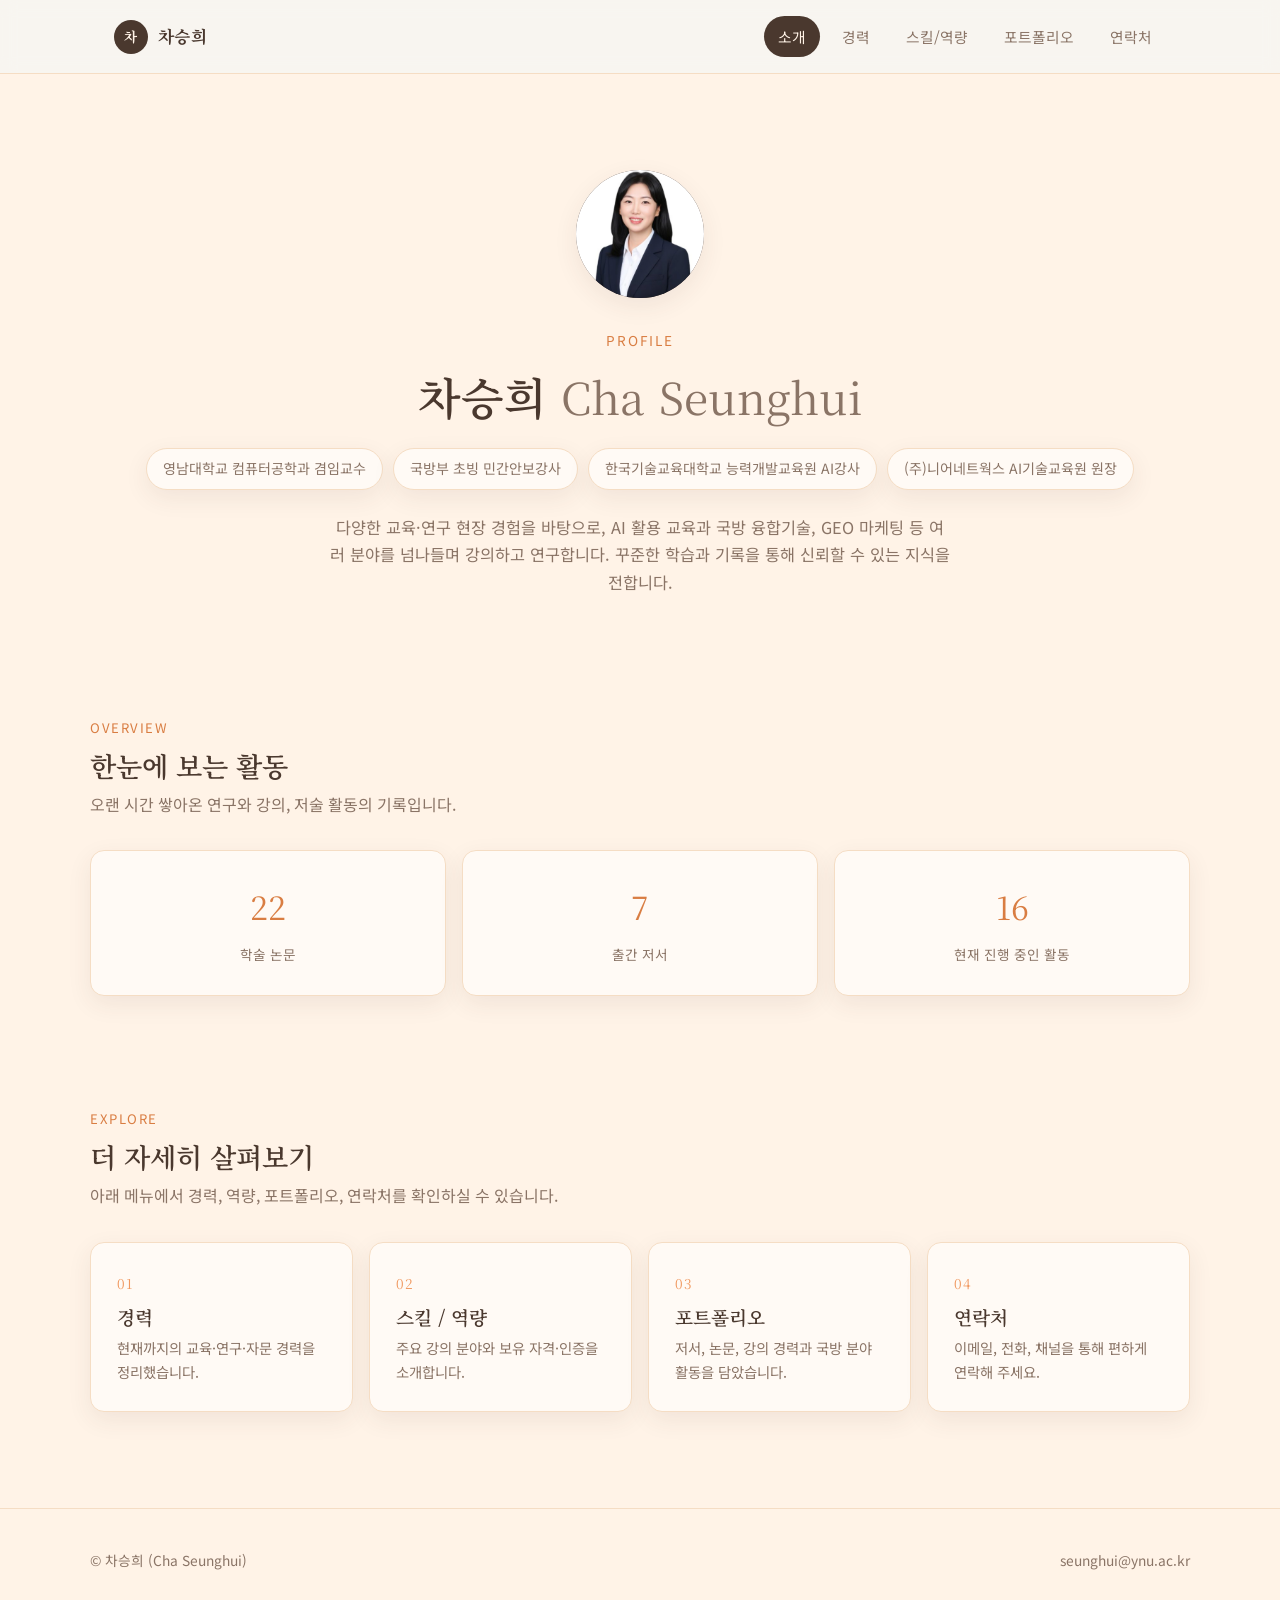
<file: index.html>
<!doctype html>
<html lang="ko">
<head>
<meta charset="UTF-8">
<meta name="viewport" content="width=device-width, initial-scale=1.0">
<title>차승희 | 소개</title>
<link rel="preconnect" href="https://fonts.googleapis.com">
<link rel="preconnect" href="https://fonts.gstatic.com" crossorigin>
<link href="https://fonts.googleapis.com/css2?family=Noto+Sans+KR:wght@400;500;700&family=Noto+Serif+KR:wght@500;600;700&display=swap" rel="stylesheet">
<link rel="stylesheet" href="css/style.css">
</head>
<body>

<header class="site-header">
  <nav class="nav">
    <a href="index.html" class="nav-brand"><span class="mono">차</span> 차승희</a>
    <button class="nav-toggle" aria-label="메뉴 열기">
      <span></span><span></span><span></span>
    </button>
    <ul class="nav-links">
      <li><a href="index.html" class="active">소개</a></li>
      <li><a href="career.html">경력</a></li>
      <li><a href="skills.html">스킬/역량</a></li>
      <li><a href="portfolio.html">포트폴리오</a></li>
      <li><a href="contact.html">연락처</a></li>
    </ul>
  </nav>
</header>

<section class="hero">
  <div class="avatar"><img src="프로필사진.jpg" alt="차승희"></div>
  <span class="eyebrow">Profile</span>
  <h1>차승희 <span style="font-weight:400; color:var(--ink-soft);">Cha Seunghui</span></h1>
  <div class="titles">
    <span>영남대학교 컴퓨터공학과 겸임교수</span>
    <span>국방부 초빙 민간안보강사</span>
    <span>한국기술교육대학교 능력개발교육원 AI강사</span>
    <span>(주)니어네트웍스 AI기술교육원 원장</span>
  </div>
  <p class="lead">
    다양한 교육·연구 현장 경험을 바탕으로, AI 활용 교육과 국방 융합기술, GEO 마케팅 등
    여러 분야를 넘나들며 강의하고 연구합니다. 꾸준한 학습과 기록을 통해 신뢰할 수 있는 지식을 전합니다.
  </p>
</section>

<section>
  <div class="section-head fade-up">
    <span class="kicker">Overview</span>
    <h2>한눈에 보는 활동</h2>
    <p>오랜 시간 쌓아온 연구와 강의, 저술 활동의 기록입니다.</p>
  </div>
  <div class="stats fade-up">
    <div class="stat">
      <span class="num">22</span>
      <span class="label">학술 논문</span>
    </div>
    <div class="stat">
      <span class="num">7</span>
      <span class="label">출간 저서</span>
    </div>
    <div class="stat">
      <span class="num">16</span>
      <span class="label">현재 진행 중인 활동</span>
    </div>
  </div>
</section>

<section>
  <div class="section-head fade-up">
    <span class="kicker">Explore</span>
    <h2>더 자세히 살펴보기</h2>
    <p>아래 메뉴에서 경력, 역량, 포트폴리오, 연락처를 확인하실 수 있습니다.</p>
  </div>
  <div class="cta-grid fade-up">
    <a href="career.html" class="cta-card">
      <span class="num">01</span>
      <h3>경력</h3>
      <p>현재까지의 교육·연구·자문 경력을 정리했습니다.</p>
    </a>
    <a href="skills.html" class="cta-card">
      <span class="num">02</span>
      <h3>스킬 / 역량</h3>
      <p>주요 강의 분야와 보유 자격·인증을 소개합니다.</p>
    </a>
    <a href="portfolio.html" class="cta-card">
      <span class="num">03</span>
      <h3>포트폴리오</h3>
      <p>저서, 논문, 강의 경력과 국방 분야 활동을 담았습니다.</p>
    </a>
    <a href="contact.html" class="cta-card">
      <span class="num">04</span>
      <h3>연락처</h3>
      <p>이메일, 전화, 채널을 통해 편하게 연락해 주세요.</p>
    </a>
  </div>
</section>

<footer class="site-footer">
  <div class="footer-inner">
    <span>&copy; 차승희 (Cha Seunghui)</span>
    <a href="mailto:seunghui@ynu.ac.kr">seunghui@ynu.ac.kr</a>
  </div>
</footer>

<script src="js/main.js"></script>
</body>
</html>
</file>
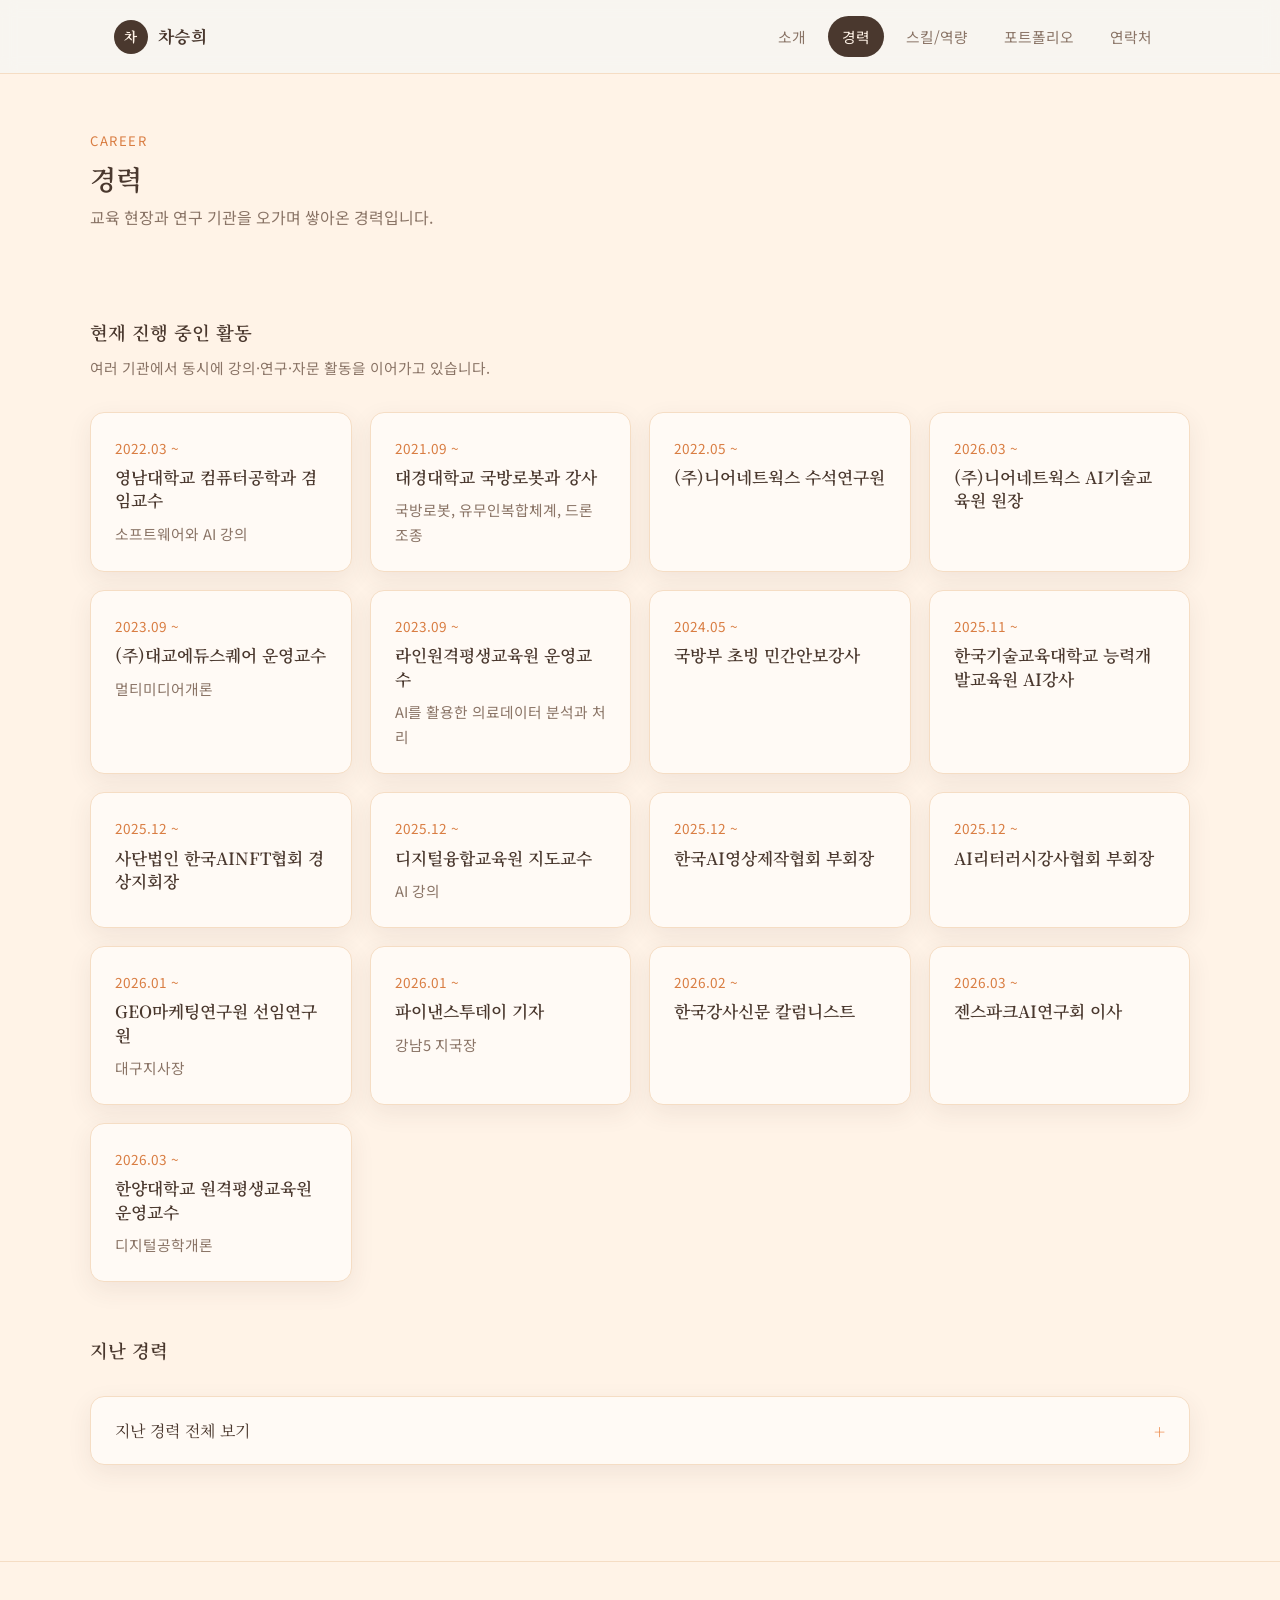
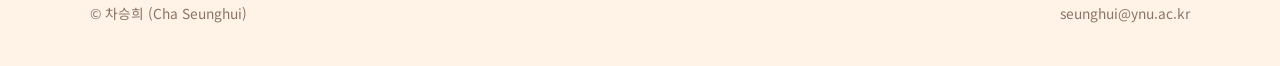
<file: career.html>
<!doctype html>
<html lang="ko">
<head>
<meta charset="UTF-8">
<meta name="viewport" content="width=device-width, initial-scale=1.0">
<title>차승희 | 경력</title>
<link rel="preconnect" href="https://fonts.googleapis.com">
<link rel="preconnect" href="https://fonts.gstatic.com" crossorigin>
<link href="https://fonts.googleapis.com/css2?family=Noto+Sans+KR:wght@400;500;700&family=Noto+Serif+KR:wght@500;600;700&display=swap" rel="stylesheet">
<link rel="stylesheet" href="css/style.css">
</head>
<body>

<header class="site-header">
  <nav class="nav">
    <a href="index.html" class="nav-brand"><span class="mono">차</span> 차승희</a>
    <button class="nav-toggle" aria-label="메뉴 열기">
      <span></span><span></span><span></span>
    </button>
    <ul class="nav-links">
      <li><a href="index.html">소개</a></li>
      <li><a href="career.html" class="active">경력</a></li>
      <li><a href="skills.html">스킬/역량</a></li>
      <li><a href="portfolio.html">포트폴리오</a></li>
      <li><a href="contact.html">연락처</a></li>
    </ul>
  </nav>
</header>

<section>
  <div class="section-head fade-up">
    <span class="kicker">Career</span>
    <h2>경력</h2>
    <p>교육 현장과 연구 기관을 오가며 쌓아온 경력입니다.</p>
  </div>
</section>

<section style="padding-top:0;">
  <div class="section-head fade-up">
    <h3 style="font-size:1.15rem;">현재 진행 중인 활동</h3>
    <p style="font-size:0.92rem;">여러 기관에서 동시에 강의·연구·자문 활동을 이어가고 있습니다.</p>
  </div>
  <div class="grid fade-up">
    <div class="card"><span class="meta">2022.03 ~</span><h3>영남대학교 컴퓨터공학과 겸임교수</h3><p>소프트웨어와 AI 강의</p></div>
    <div class="card"><span class="meta">2021.09 ~</span><h3>대경대학교 국방로봇과 강사</h3><p>국방로봇, 유무인복합체계, 드론 조종</p></div>
    <div class="card"><span class="meta">2022.05 ~</span><h3>(주)니어네트웍스 수석연구원</h3></div>
    <div class="card"><span class="meta">2026.03 ~</span><h3>(주)니어네트웍스 AI기술교육원 원장</h3></div>
    <div class="card"><span class="meta">2023.09 ~</span><h3>(주)대교에듀스퀘어 운영교수</h3><p>멀티미디어개론</p></div>
    <div class="card"><span class="meta">2023.09 ~</span><h3>라인원격평생교육원 운영교수</h3><p>AI를 활용한 의료데이터 분석과 처리</p></div>
    <div class="card"><span class="meta">2024.05 ~</span><h3>국방부 초빙 민간안보강사</h3></div>
    <div class="card"><span class="meta">2025.11 ~</span><h3>한국기술교육대학교 능력개발교육원 AI강사</h3></div>
    <div class="card"><span class="meta">2025.12 ~</span><h3>사단법인 한국AINFT협회 경상지회장</h3></div>
    <div class="card"><span class="meta">2025.12 ~</span><h3>디지털융합교육원 지도교수</h3><p>AI 강의</p></div>
    <div class="card"><span class="meta">2025.12 ~</span><h3>한국AI영상제작협회 부회장</h3></div>
    <div class="card"><span class="meta">2025.12 ~</span><h3>AI리터러시강사협회 부회장</h3></div>
    <div class="card"><span class="meta">2026.01 ~</span><h3>GEO마케팅연구원 선임연구원</h3><p>대구지사장</p></div>
    <div class="card"><span class="meta">2026.01 ~</span><h3>파이낸스투데이 기자</h3><p>강남5 지국장</p></div>
    <div class="card"><span class="meta">2026.02 ~</span><h3>한국강사신문 칼럼니스트</h3></div>
    <div class="card"><span class="meta">2026.03 ~</span><h3>젠스파크AI연구회 이사</h3></div>
    <div class="card"><span class="meta">2026.03 ~</span><h3>한양대학교 원격평생교육원 운영교수</h3><p>디지털공학개론</p></div>
  </div>
</section>

<section style="padding-top:0;">
  <div class="section-head fade-up">
    <h3 style="font-size:1.15rem;">지난 경력</h3>
  </div>
  <div class="accordion fade-up">
    <button class="accordion-trigger" aria-expanded="false" aria-controls="panel-past">
      <span>지난 경력 전체 보기</span>
      <span class="plus">+</span>
    </button>
    <div class="accordion-panel" id="panel-past">
      <div class="timeline" style="border-left:none; padding-left:0; margin-top:12px;">
        <div class="timeline-item" style="padding-left:0;">
          <span class="date">2022.05 – 2024.05</span>
          <span class="desc">iMBC 캠퍼스 컴퓨터공학과 강사</span>
        </div>
        <div class="timeline-item" style="padding-left:0;">
          <span class="date">2021.04 – 2022.04</span>
          <span class="desc">영남대학교 학교교육연구소 연구원</span>
        </div>
        <div class="timeline-item" style="padding-left:0;">
          <span class="date">2017.09 – 2021.09</span>
          <span class="desc">대구경북과학기술원 지능형로봇연구부 박사후연수연구원</span>
        </div>
        <div class="timeline-item" style="padding-left:0;">
          <span class="date">2011.03 – 2017.03</span>
          <span class="desc">영남대학교 연구조교, 강의조교</span>
        </div>
        <div class="timeline-item" style="padding-left:0;">
          <span class="date">~ 2010.02</span>
          <span class="desc">특기 적성 컴퓨터 강사, 컴퓨터학원 강사</span>
        </div>
      </div>
    </div>
  </div>
</section>

<footer class="site-footer">
  <div class="footer-inner">
    <span>&copy; 차승희 (Cha Seunghui)</span>
    <a href="mailto:seunghui@ynu.ac.kr">seunghui@ynu.ac.kr</a>
  </div>
</footer>

<script src="js/main.js"></script>
</body>
</html>
</file>
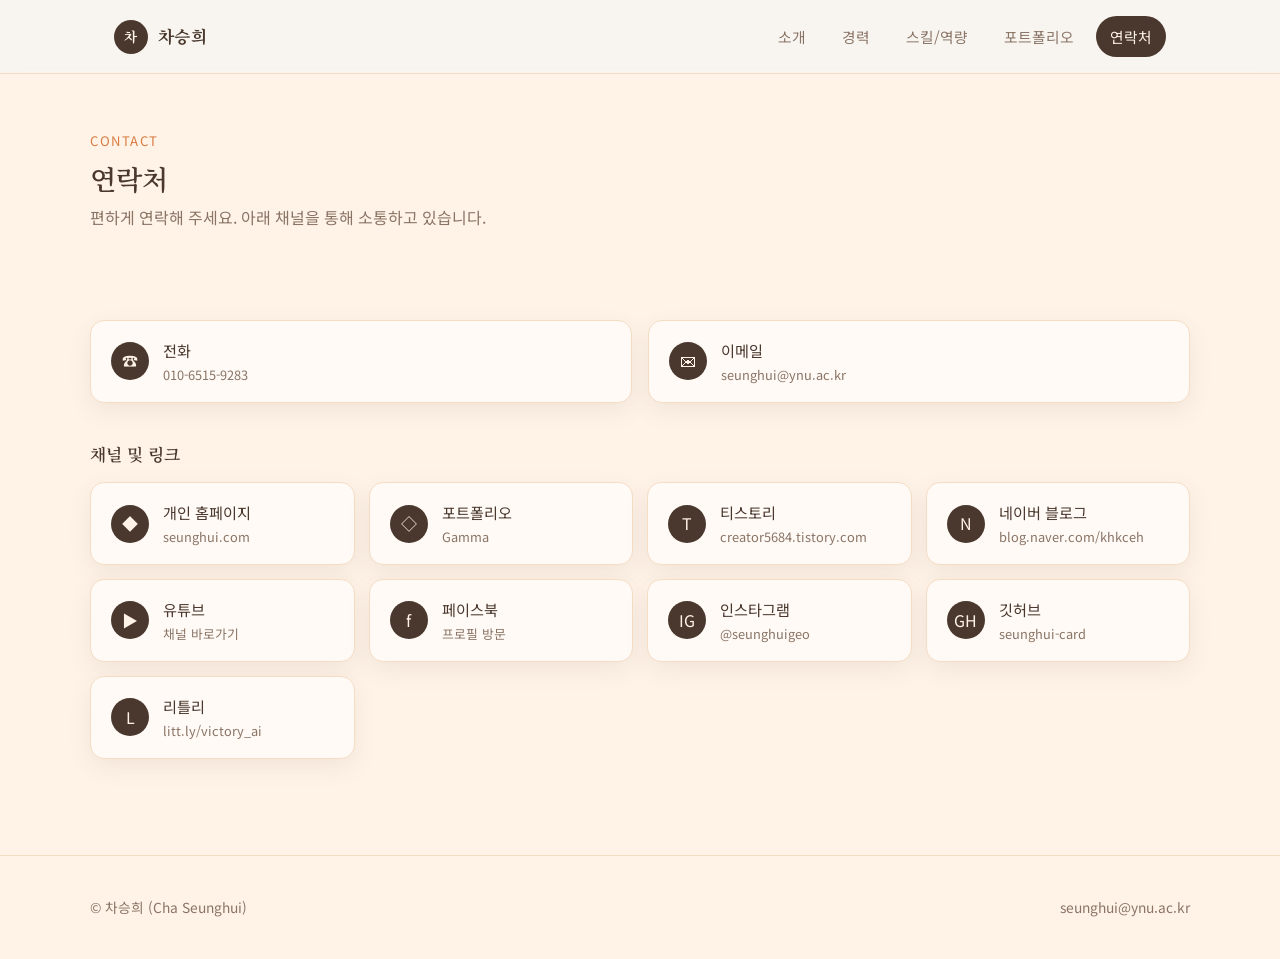
<file: contact.html>
<!doctype html>
<html lang="ko">
<head>
<meta charset="UTF-8">
<meta name="viewport" content="width=device-width, initial-scale=1.0">
<title>차승희 | 연락처</title>
<link rel="preconnect" href="https://fonts.googleapis.com">
<link rel="preconnect" href="https://fonts.gstatic.com" crossorigin>
<link href="https://fonts.googleapis.com/css2?family=Noto+Sans+KR:wght@400;500;700&family=Noto+Serif+KR:wght@500;600;700&display=swap" rel="stylesheet">
<link rel="stylesheet" href="css/style.css">
</head>
<body>

<header class="site-header">
  <nav class="nav">
    <a href="index.html" class="nav-brand"><span class="mono">차</span> 차승희</a>
    <button class="nav-toggle" aria-label="메뉴 열기">
      <span></span><span></span><span></span>
    </button>
    <ul class="nav-links">
      <li><a href="index.html">소개</a></li>
      <li><a href="career.html">경력</a></li>
      <li><a href="skills.html">스킬/역량</a></li>
      <li><a href="portfolio.html">포트폴리오</a></li>
      <li><a href="contact.html" class="active">연락처</a></li>
    </ul>
  </nav>
</header>

<section>
  <div class="section-head fade-up">
    <span class="kicker">Contact</span>
    <h2>연락처</h2>
    <p>편하게 연락해 주세요. 아래 채널을 통해 소통하고 있습니다.</p>
  </div>
</section>

<section style="padding-top:0;">
  <div class="contact-primary fade-up">
    <div class="link-item">
      <span class="icon">☎</span>
      <div><span class="label">전화</span><span class="sub">010-6515-9283</span></div>
    </div>
    <a class="link-item" href="mailto:seunghui@ynu.ac.kr">
      <span class="icon">✉</span>
      <div><span class="label">이메일</span><span class="sub">seunghui@ynu.ac.kr</span></div>
    </a>
  </div>

  <div class="section-head fade-up" style="margin-bottom:16px;">
    <h3 style="font-size:1.05rem;">채널 및 링크</h3>
  </div>
  <div class="link-list fade-up">
    <a class="link-item" href="https://seunghui.com/" target="_blank" rel="noopener">
      <span class="icon">◆</span>
      <div><span class="label">개인 홈페이지</span><span class="sub">seunghui.com</span></div>
    </a>
    <a class="link-item" href="https://gamma.app/docs/-g0et8bkntwfq7oh?mode=doc" target="_blank" rel="noopener">
      <span class="icon">◇</span>
      <div><span class="label">포트폴리오</span><span class="sub">Gamma</span></div>
    </a>
    <a class="link-item" href="https://creator5684.tistory.com" target="_blank" rel="noopener">
      <span class="icon">T</span>
      <div><span class="label">티스토리</span><span class="sub">creator5684.tistory.com</span></div>
    </a>
    <a class="link-item" href="https://blog.naver.com/khkceh" target="_blank" rel="noopener">
      <span class="icon">N</span>
      <div><span class="label">네이버 블로그</span><span class="sub">blog.naver.com/khkceh</span></div>
    </a>
    <a class="link-item" href="https://buly.kr/8IxJsWW" target="_blank" rel="noopener">
      <span class="icon">▶</span>
      <div><span class="label">유튜브</span><span class="sub">채널 바로가기</span></div>
    </a>
    <a class="link-item" href="https://www.facebook.com/profile.php?id=61586707382714" target="_blank" rel="noopener">
      <span class="icon">f</span>
      <div><span class="label">페이스북</span><span class="sub">프로필 방문</span></div>
    </a>
    <a class="link-item" href="https://www.instagram.com/seunghuigeo/" target="_blank" rel="noopener">
      <span class="icon">IG</span>
      <div><span class="label">인스타그램</span><span class="sub">@seunghuigeo</span></div>
    </a>
    <a class="link-item" href="https://victoriouscha.github.io/seunghui-card/" target="_blank" rel="noopener">
      <span class="icon">GH</span>
      <div><span class="label">깃허브</span><span class="sub">seunghui-card</span></div>
    </a>
    <a class="link-item" href="https://litt.ly/victory_ai" target="_blank" rel="noopener">
      <span class="icon">L</span>
      <div><span class="label">리틀리</span><span class="sub">litt.ly/victory_ai</span></div>
    </a>
  </div>
</section>

<footer class="site-footer">
  <div class="footer-inner">
    <span>&copy; 차승희 (Cha Seunghui)</span>
    <a href="mailto:seunghui@ynu.ac.kr">seunghui@ynu.ac.kr</a>
  </div>
</footer>

<script src="js/main.js"></script>
</body>
</html>
</file>
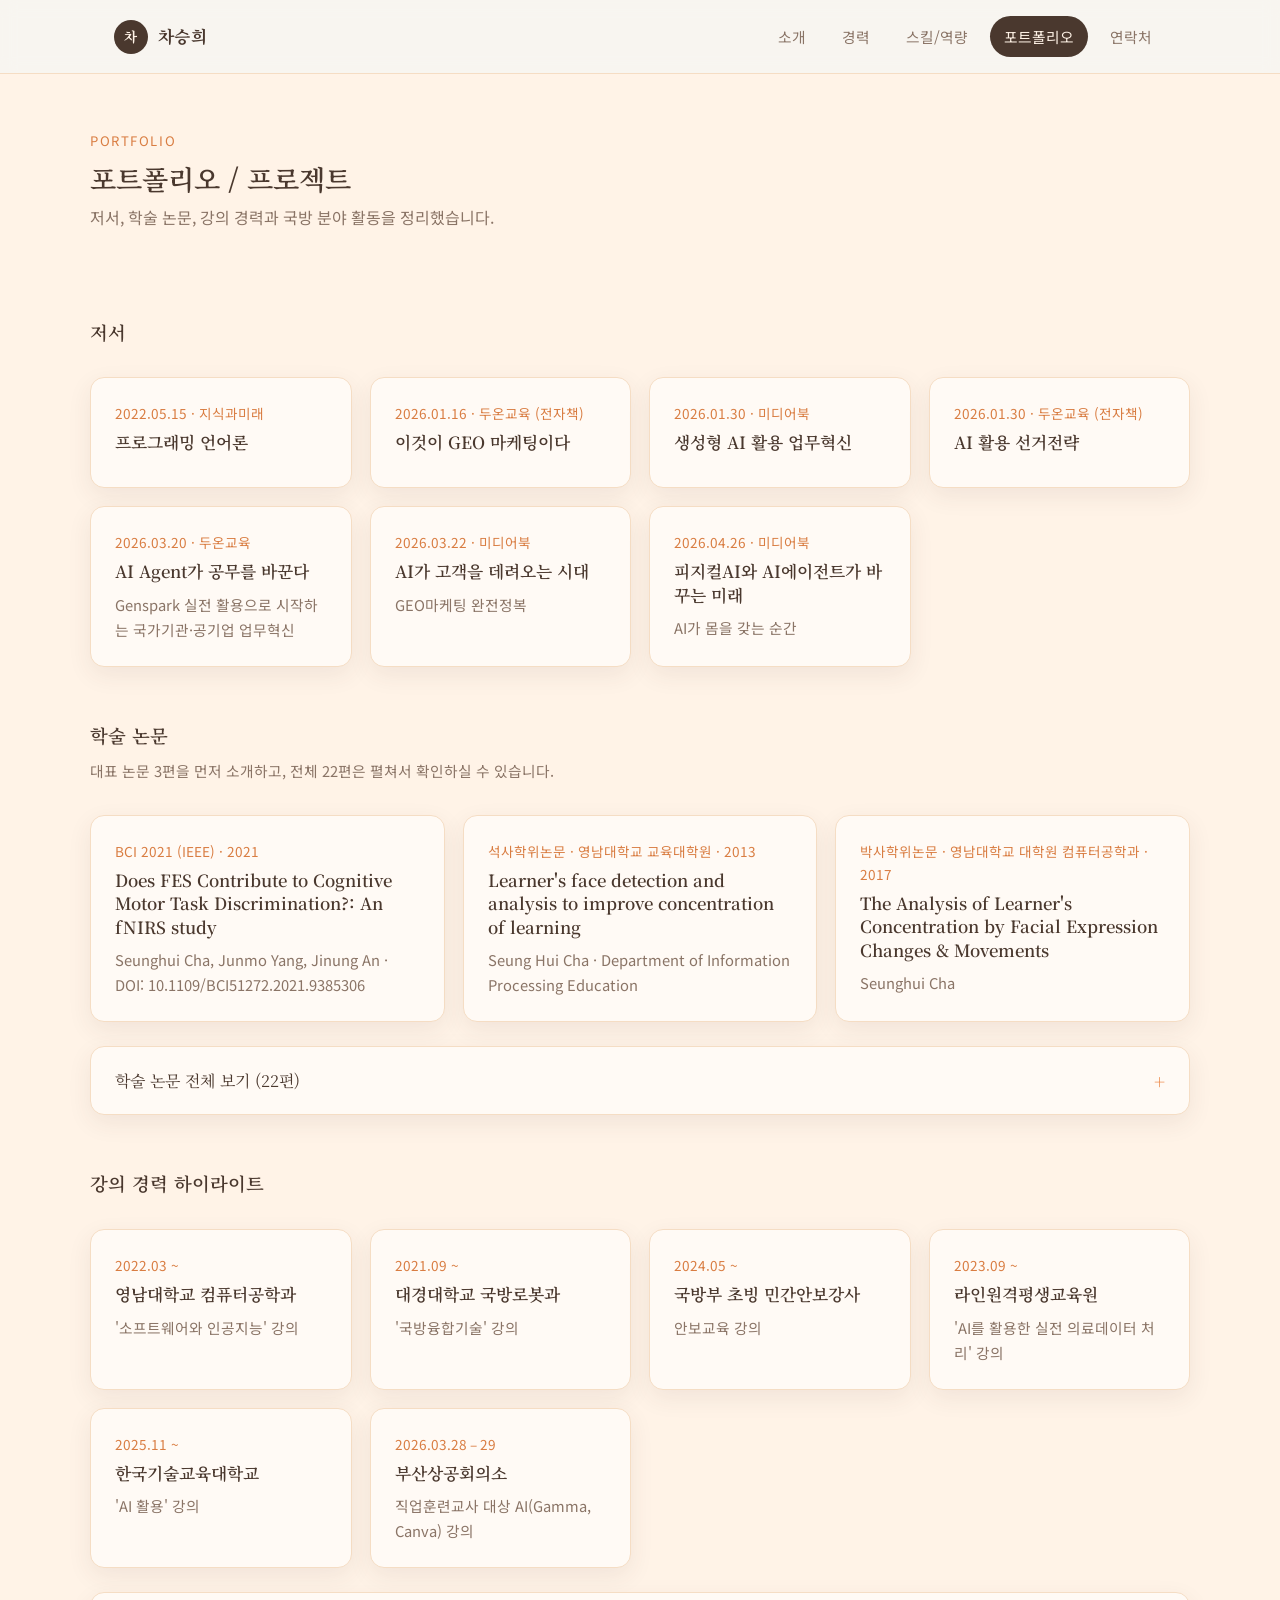
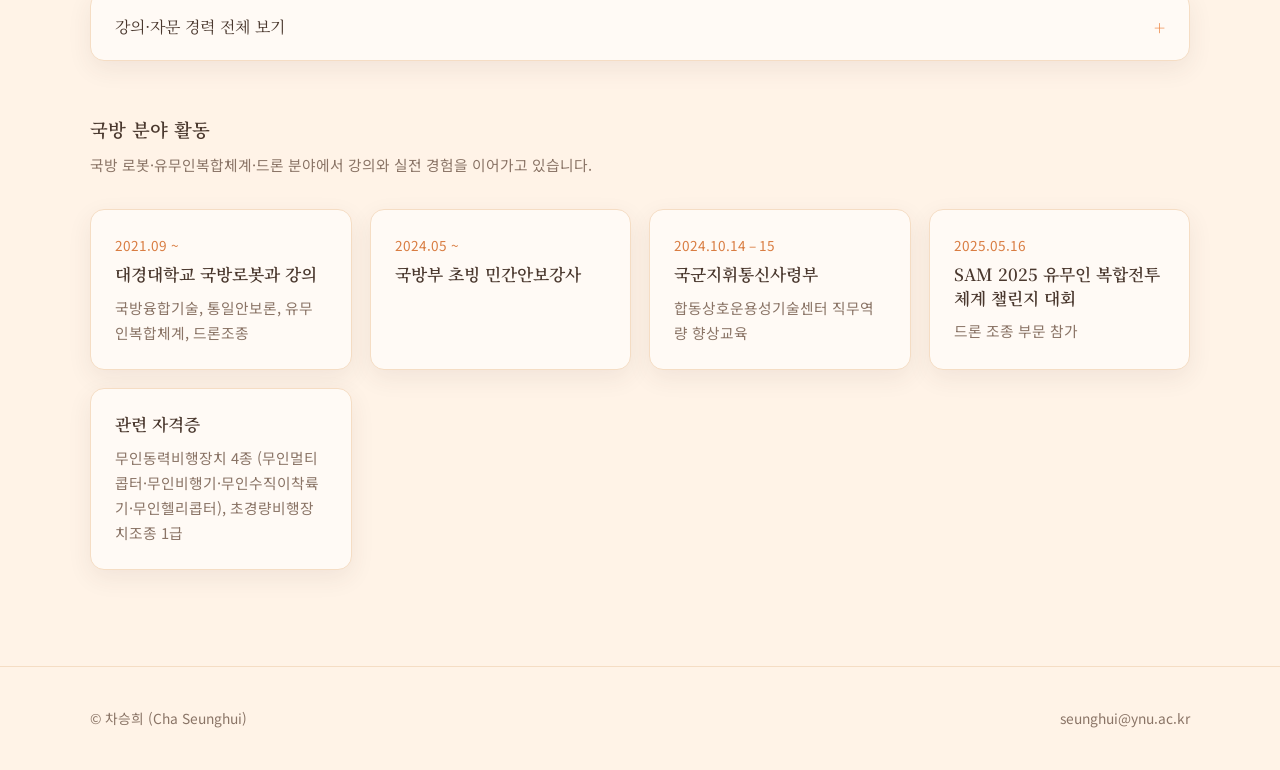
<file: portfolio.html>
<!doctype html>
<html lang="ko">
<head>
<meta charset="UTF-8">
<meta name="viewport" content="width=device-width, initial-scale=1.0">
<title>차승희 | 포트폴리오</title>
<link rel="preconnect" href="https://fonts.googleapis.com">
<link rel="preconnect" href="https://fonts.gstatic.com" crossorigin>
<link href="https://fonts.googleapis.com/css2?family=Noto+Sans+KR:wght@400;500;700&family=Noto+Serif+KR:wght@500;600;700&display=swap" rel="stylesheet">
<link rel="stylesheet" href="css/style.css">
</head>
<body>

<header class="site-header">
  <nav class="nav">
    <a href="index.html" class="nav-brand"><span class="mono">차</span> 차승희</a>
    <button class="nav-toggle" aria-label="메뉴 열기">
      <span></span><span></span><span></span>
    </button>
    <ul class="nav-links">
      <li><a href="index.html">소개</a></li>
      <li><a href="career.html">경력</a></li>
      <li><a href="skills.html">스킬/역량</a></li>
      <li><a href="portfolio.html" class="active">포트폴리오</a></li>
      <li><a href="contact.html">연락처</a></li>
    </ul>
  </nav>
</header>

<section>
  <div class="section-head fade-up">
    <span class="kicker">Portfolio</span>
    <h2>포트폴리오 / 프로젝트</h2>
    <p>저서, 학술 논문, 강의 경력과 국방 분야 활동을 정리했습니다.</p>
  </div>
</section>

<!-- 저서 -->
<section style="padding-top:0;">
  <div class="section-head fade-up">
    <h3 style="font-size:1.15rem;">저서</h3>
  </div>
  <div class="grid fade-up">
    <div class="card"><span class="meta">2022.05.15 · 지식과미래</span><h3>프로그래밍 언어론</h3></div>
    <div class="card"><span class="meta">2026.01.16 · 두온교육 (전자책)</span><h3>이것이 GEO 마케팅이다</h3></div>
    <div class="card"><span class="meta">2026.01.30 · 미디어북</span><h3>생성형 AI 활용 업무혁신</h3></div>
    <div class="card"><span class="meta">2026.01.30 · 두온교육 (전자책)</span><h3>AI 활용 선거전략</h3></div>
    <div class="card"><span class="meta">2026.03.20 · 두온교육</span><h3>AI Agent가 공무를 바꾼다</h3><p>Genspark 실전 활용으로 시작하는 국가기관·공기업 업무혁신</p></div>
    <div class="card"><span class="meta">2026.03.22 · 미디어북</span><h3>AI가 고객을 데려오는 시대</h3><p>GEO마케팅 완전정복</p></div>
    <div class="card"><span class="meta">2026.04.26 · 미디어북</span><h3>피지컬AI와 AI에이전트가 바꾸는 미래</h3><p>AI가 몸을 갖는 순간</p></div>
  </div>
</section>

<!-- 논문 -->
<section style="padding-top:0;">
  <div class="section-head fade-up">
    <h3 style="font-size:1.15rem;">학술 논문</h3>
    <p style="font-size:0.92rem;">대표 논문 3편을 먼저 소개하고, 전체 22편은 펼쳐서 확인하실 수 있습니다.</p>
  </div>
  <div class="grid fade-up">
    <div class="card">
      <span class="meta">BCI 2021 (IEEE) · 2021</span>
      <h3>Does FES Contribute to Cognitive Motor Task Discrimination?: An fNIRS study</h3>
      <p>Seunghui Cha, Junmo Yang, Jinung An · DOI: 10.1109/BCI51272.2021.9385306</p>
    </div>
    <div class="card">
      <span class="meta">석사학위논문 · 영남대학교 교육대학원 · 2013</span>
      <h3>Learner's face detection and analysis to improve concentration of learning</h3>
      <p>Seung Hui Cha · Department of Information Processing Education</p>
    </div>
    <div class="card">
      <span class="meta">박사학위논문 · 영남대학교 대학원 컴퓨터공학과 · 2017</span>
      <h3>The Analysis of Learner's Concentration by Facial Expression Changes & Movements</h3>
      <p>Seunghui Cha</p>
    </div>
  </div>

  <div class="accordion fade-up">
    <button class="accordion-trigger" aria-expanded="false" aria-controls="panel-papers">
      <span>학술 논문 전체 보기 (22편)</span>
      <span class="plus">+</span>
    </button>
    <div class="accordion-panel" id="panel-papers">
      <ol>
        <li>Seung-hui Cha, Wook-hyun Kim, "Detection and Analysis of a Learner's Face Image for Improvement of Learning Concentration," The Korea Institute of Signal Processing and Systems, Vol. 14, No. 2, pp.291-294, 2013.</li>
        <li>Seung Hui Cha, "Learner's face detection and analysis to improve concentration of learning," Department of Information Processing Education, Graduate School of Education, Yeungnam University, Aug. 2013.</li>
        <li>Seunghui Cha, Jong Wook Kwak, Wookhyun Kim, "Analysis of Face Detection System for Improvement of Learning Concentration," The Korea Institute of Signal Processing and Systems, Vol. 15, No.1, pp.53-57, 2014.</li>
        <li>Seunghui Cha, Jong Wook Kwak, Wookhyun Kim, "Performance Analysis of Face Detection Algorithms for Efficient Comparison of Prediction Time and Accuracy," Proceedings of IPCV, pp.121-127, 2014.</li>
        <li>Seunghui Cha, Wookhyun Kim, "Concentration analysis by detecting face features of learners," IEEE PACRIM, pp.46-51, Aug. 2015.</li>
        <li>Seunghui Cha, Wookhyun Kim, "An Analysis Method of Class Concentration by Facial Feature Detection," International Information Institute (Tokyo), Information Vol. 18, No. 6(B), pp.855-2860, Jun. 2015.</li>
        <li>Seunghui Cha, Wookhyun Kim, "The Analysis of Learner's Concentration by Facial Expression Changes & Movements," International Journal of Applied Engineering Research Vol. 11, No. 23, pp.11344-11349, Nov. 2016.</li>
        <li>Seunghui Cha, Wookhyun Kim, "Design and Analysis of Facial Action by Gabor Filtering," International Journal of Applied Engineering Research Vol. 12, No. 4, pp.408-413, Mar. 2017.</li>
        <li>Seunghui Cha, Wookhyun Kim, "The Analysis of Learner's Concentration by Facial Expression Changes & Movements," Department of Computer Engineering, Graduate School of Yeungnam University, Mar. 2017.</li>
        <li>Dae-Seong Jeoune, Chan-Myeong Han, Yun-Kyoo Ryoo, Jae Hak Sa, Seunghui Cha, Wook Hyun Kim, "Minutiae-based Matching Scheme for Fingerprint Identification using the Grassfire Spot Matching," International Journal of Applied Engineering Research Vol. 12, No. 9, pp.1935-1942, Jan. 2017.</li>
        <li>Seunghui Cha, Hojeong Kim, "Hemodynamic changes in primary motor cortex during isometric muscle contractions against various loads under functional near-infrared spectroscopy," fNIRS 2018, Oct. 2018.</li>
        <li>Junmo Yang, Seunghui Cha, Dongwon Yun, Jinung An, "Probe Configuration Design for Closed-loop Multi-Channel fNIRS-tDCS BCI," BCI 2020 (IEEE), Feb. 2020.</li>
        <li>Rockhyun Choi, Chung-Ho Lee, Seunghui Cha, Jinung An, "신호 손실 최소화를 위한 ECG 시간영역 신호 특성 분석," Institute of Embedded Engineering of Korea, Nov. 2020.</li>
        <li>Rockhyun Choi, Chung-Ho Lee, Seunghui Cha, Jinung An, "CNN과 ECG 데이터를 이용한 의식 상태 분류 연구," The Institute of Electronics and Information Engineers, pp.704-705, Nov. 2020.</li>
        <li>Junmo Yang, Seunghui Cha, Dongwon Yun, Jinung An, "Effects of tDCS on Cortical Motor Facilitation in Performing Motor Execution," BCI 2021 (IEEE), Feb. 2021.</li>
        <li>Seunghui Cha, Junmo Yang, Jinung An, "Does FES Contribute to Cognitive Motor Task Discrimination?: An fNIRS study," BCI 2021 (IEEE), April 2021. DOI: 10.1109/BCI51272.2021.9385306</li>
        <li>최락현, 이충호, 차승희, 안진웅, "Recurrence plot을 이용한 ECG 시간영역 신호 특성 분석," 2020 대한임베디드공학회, 2020년 7월.</li>
        <li>최락현, 이충호, 차승희, 안진웅, "CNN과 ECG 데이터를 이용한 의식 상태 분류 연구," 2020 대한전자공학회, 2020년 11월, pp.704-705.</li>
        <li>김기원, 차승희, 이준길, "드론 위협 사례에 대한 전자전 중심의 대응 전략 연구," Journal of Global Convergence, Vol.1 No.4, 2024. DOI: 10.17703/10.23245/JGC.2024.1.4.1</li>
        <li>김기원, 오대훈, 차승희, "군사 안보를 위한 대드론체계의 현황 분석과 마르코프 체인 모델을 활용한 발전 방안," Journal of Global Convergence, Vol.1 No.4, 2024. DOI: 10.17703/10.23245/JGC.2024.1.4.3</li>
        <li>김기원, 오대훈, 차승희, "인구구조 변화 시대의 시니어 솔저 통합 방안 연구," Journal of Small Warfare Society, Vol.2 No.2, 2025, pp.205-215.</li>
        <li>김기원, 차승희, 이준길, "세계 주요국의 고령 군인 활용 정책 비교 연구: 현황과 함의," Journal of Small Warfare Society, Vol.2 No.2, 2025, pp.25-41.</li>
      </ol>
    </div>
  </div>
</section>

<!-- 강의 경력 하이라이트 -->
<section style="padding-top:0;">
  <div class="section-head fade-up">
    <h3 style="font-size:1.15rem;">강의 경력 하이라이트</h3>
  </div>
  <div class="grid fade-up">
    <div class="card"><span class="meta">2022.03 ~</span><h3>영남대학교 컴퓨터공학과</h3><p>'소프트웨어와 인공지능' 강의</p></div>
    <div class="card"><span class="meta">2021.09 ~</span><h3>대경대학교 국방로봇과</h3><p>'국방융합기술' 강의</p></div>
    <div class="card"><span class="meta">2024.05 ~</span><h3>국방부 초빙 민간안보강사</h3><p>안보교육 강의</p></div>
    <div class="card"><span class="meta">2023.09 ~</span><h3>라인원격평생교육원</h3><p>'AI를 활용한 실전 의료데이터 처리' 강의</p></div>
    <div class="card"><span class="meta">2025.11 ~</span><h3>한국기술교육대학교</h3><p>'AI 활용' 강의</p></div>
    <div class="card"><span class="meta">2026.03.28 – 29</span><h3>부산상공회의소</h3><p>직업훈련교사 대상 AI(Gamma, Canva) 강의</p></div>
  </div>

  <div class="accordion fade-up">
    <button class="accordion-trigger" aria-expanded="false" aria-controls="panel-lectures">
      <span>강의·자문 경력 전체 보기</span>
      <span class="plus">+</span>
    </button>
    <div class="accordion-panel" id="panel-lectures">
      <ul>
        <li>2021.11.10 – 12.10 한국표준협회 디지털 전환 지원사업 강의</li>
        <li>2024.10.14 – 15 국군지휘통신사령부 합동상호운용성기술센터 직무역량 향상교육</li>
        <li>2024.11.08 – 09 유무인복합전투체계 상호운용성평가를 위한 무인체계 기술교육</li>
        <li>2025.11.28 보건복지부 인재개발원 보건담당 연수 교육협력 강사 (AI 활용 콘텐츠 동영상 홍보)</li>
        <li>2025.12.03 충북자치연수원 공무원 연수 교육협력 강사 (AI를 활용한 업무혁신)</li>
        <li>2025.12.30 강릉영동대학교 교수 대상 교수법 강의 (학생 참여를 높이는 교수법, AI 활용 수업 준비)</li>
        <li>2026.01.09 달성군 청년 일자리센터 직원 대상 교육 (AI를 활용한 업무혁신, 챗봇 등)</li>
        <li>2026.01.12 – 14 한국남부발전 인재개발원 신입사원 교육협력 강사 (AI 활용 업무혁신)</li>
        <li>2026.02.12 한국안광학회산업진흥원 세미나 교육협력 강사 (AI 콘텐츠 마케팅)</li>
        <li>2026.02.19 LG BX컨텐츠팀 연구원 대상 자문 (GEO 마케팅)</li>
        <li>2026.02.24 한림예술고등학교 수업 설계 및 ICT 융합 수업 연수</li>
        <li>2026.04.04 – 05 경북산업직업전문학교 직업훈련교사 대상 AI(Gamma, Canva) 강의</li>
        <li>한국표준협회 디지털 전환 사업 자문</li>
        <li>대구경북과학기술원 지능형로봇연구부 자문</li>
        <li>LG HSAD BX컨텐츠팀 자문</li>
      </ul>
    </div>
  </div>
</section>

<!-- 국방 분야 활동 -->
<section style="padding-top:0;">
  <div class="section-head fade-up">
    <h3 style="font-size:1.15rem;">국방 분야 활동</h3>
    <p style="font-size:0.92rem;">국방 로봇·유무인복합체계·드론 분야에서 강의와 실전 경험을 이어가고 있습니다.</p>
  </div>
  <div class="grid fade-up">
    <div class="card">
      <span class="meta">2021.09 ~</span>
      <h3>대경대학교 국방로봇과 강의</h3>
      <p>국방융합기술, 통일안보론, 유무인복합체계, 드론조종</p>
    </div>
    <div class="card">
      <span class="meta">2024.05 ~</span>
      <h3>국방부 초빙 민간안보강사</h3>
    </div>
    <div class="card">
      <span class="meta">2024.10.14 – 15</span>
      <h3>국군지휘통신사령부</h3>
      <p>합동상호운용성기술센터 직무역량 향상교육</p>
    </div>
    <div class="card">
      <span class="meta">2025.05.16</span>
      <h3>SAM 2025 유무인 복합전투체계 챌린지 대회</h3>
      <p>드론 조종 부문 참가</p>
    </div>
    <div class="card">
      <h3>관련 자격증</h3>
      <p>무인동력비행장치 4종 (무인멀티콥터·무인비행기·무인수직이착륙기·무인헬리콥터), 초경량비행장치조종 1급</p>
    </div>
  </div>
</section>

<footer class="site-footer">
  <div class="footer-inner">
    <span>&copy; 차승희 (Cha Seunghui)</span>
    <a href="mailto:seunghui@ynu.ac.kr">seunghui@ynu.ac.kr</a>
  </div>
</footer>

<script src="js/main.js"></script>
</body>
</html>
</file>
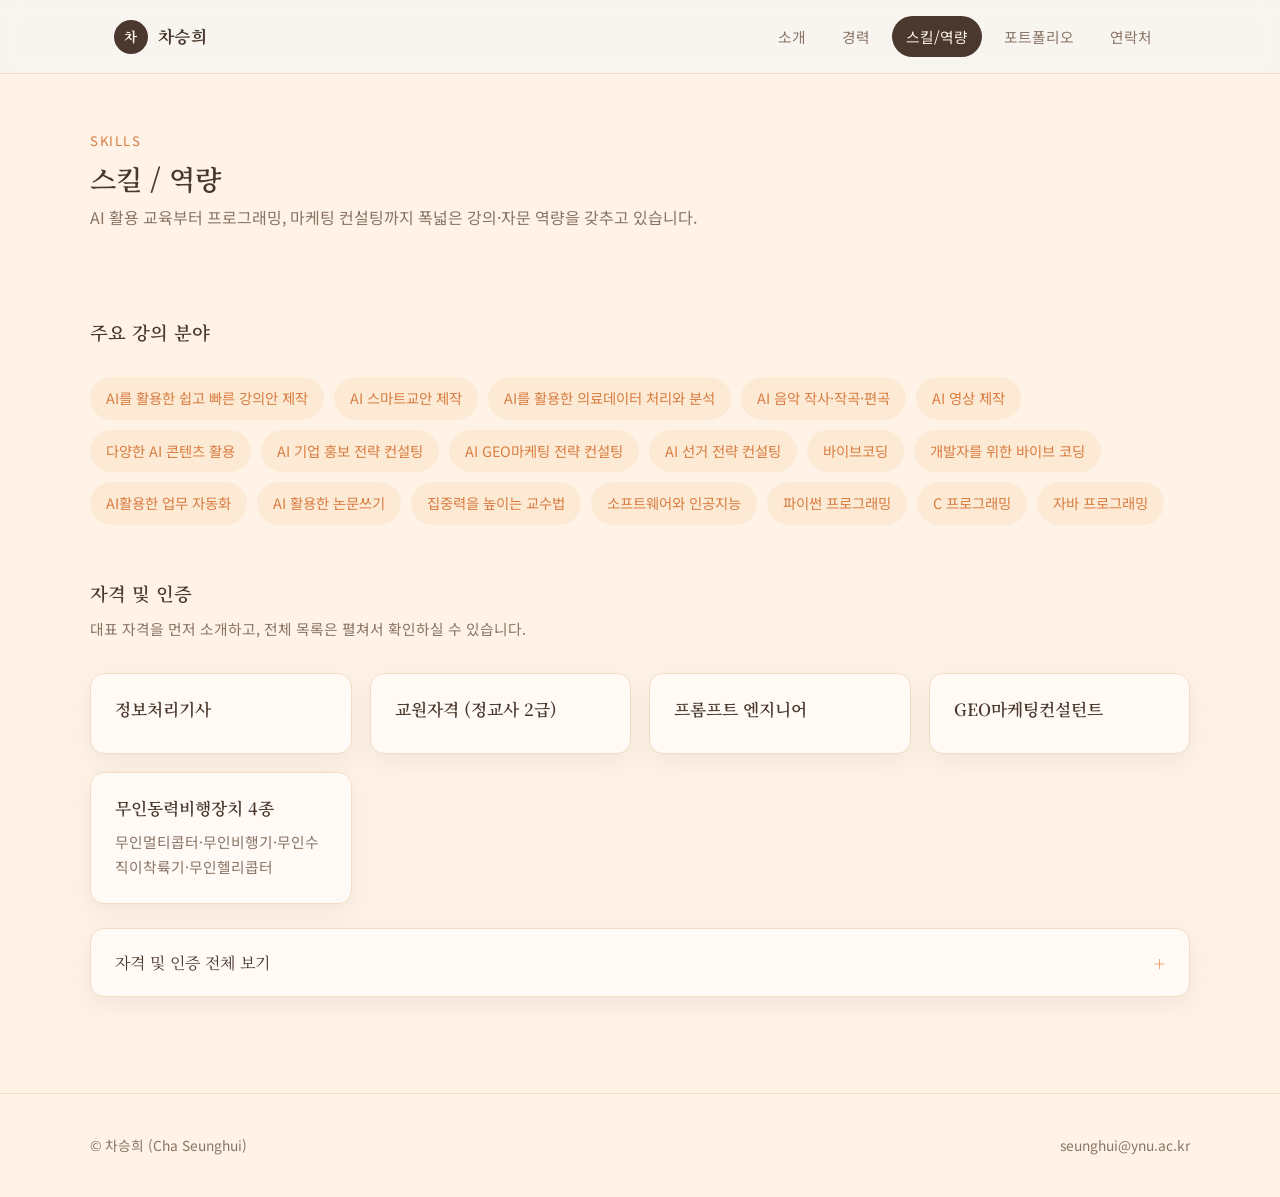
<file: skills.html>
<!doctype html>
<html lang="ko">
<head>
<meta charset="UTF-8">
<meta name="viewport" content="width=device-width, initial-scale=1.0">
<title>차승희 | 스킬/역량</title>
<link rel="preconnect" href="https://fonts.googleapis.com">
<link rel="preconnect" href="https://fonts.gstatic.com" crossorigin>
<link href="https://fonts.googleapis.com/css2?family=Noto+Sans+KR:wght@400;500;700&family=Noto+Serif+KR:wght@500;600;700&display=swap" rel="stylesheet">
<link rel="stylesheet" href="css/style.css">
</head>
<body>

<header class="site-header">
  <nav class="nav">
    <a href="index.html" class="nav-brand"><span class="mono">차</span> 차승희</a>
    <button class="nav-toggle" aria-label="메뉴 열기">
      <span></span><span></span><span></span>
    </button>
    <ul class="nav-links">
      <li><a href="index.html">소개</a></li>
      <li><a href="career.html">경력</a></li>
      <li><a href="skills.html" class="active">스킬/역량</a></li>
      <li><a href="portfolio.html">포트폴리오</a></li>
      <li><a href="contact.html">연락처</a></li>
    </ul>
  </nav>
</header>

<section>
  <div class="section-head fade-up">
    <span class="kicker">Skills</span>
    <h2>스킬 / 역량</h2>
    <p>AI 활용 교육부터 프로그래밍, 마케팅 컨설팅까지 폭넓은 강의·자문 역량을 갖추고 있습니다.</p>
  </div>
</section>

<section style="padding-top:0;">
  <div class="section-head fade-up">
    <h3 style="font-size:1.15rem;">주요 강의 분야</h3>
  </div>
  <div class="tag-cloud fade-up">
    <span class="tag">AI를 활용한 쉽고 빠른 강의안 제작</span>
    <span class="tag">AI 스마트교안 제작</span>
    <span class="tag">AI를 활용한 의료데이터 처리와 분석</span>
    <span class="tag">AI 음악 작사·작곡·편곡</span>
    <span class="tag">AI 영상 제작</span>
    <span class="tag">다양한 AI 콘텐츠 활용</span>
    <span class="tag">AI 기업 홍보 전략 컨설팅</span>
    <span class="tag">AI GEO마케팅 전략 컨설팅</span>
    <span class="tag">AI 선거 전략 컨설팅</span>
    <span class="tag">바이브코딩</span>
    <span class="tag">개발자를 위한 바이브 코딩</span>
    <span class="tag">AI활용한 업무 자동화</span>
    <span class="tag">AI 활용한 논문쓰기</span>
    <span class="tag">집중력을 높이는 교수법</span>
    <span class="tag">소프트웨어와 인공지능</span>
    <span class="tag">파이썬 프로그래밍</span>
    <span class="tag">C 프로그래밍</span>
    <span class="tag">자바 프로그래밍</span>
  </div>
</section>

<section style="padding-top:0;">
  <div class="section-head fade-up">
    <h3 style="font-size:1.15rem;">자격 및 인증</h3>
    <p style="font-size:0.92rem;">대표 자격을 먼저 소개하고, 전체 목록은 펼쳐서 확인하실 수 있습니다.</p>
  </div>
  <div class="grid fade-up">
    <div class="card"><h3>정보처리기사</h3></div>
    <div class="card"><h3>교원자격 (정교사 2급)</h3></div>
    <div class="card"><h3>프롬프트 엔지니어</h3></div>
    <div class="card"><h3>GEO마케팅컨설턴트</h3></div>
    <div class="card"><h3>무인동력비행장치 4종</h3><p>무인멀티콥터·무인비행기·무인수직이착륙기·무인헬리콥터</p></div>
  </div>

  <div class="accordion fade-up">
    <button class="accordion-trigger" aria-expanded="false" aria-controls="panel-certs">
      <span>자격 및 인증 전체 보기</span>
      <span class="plus">+</span>
    </button>
    <div class="accordion-panel" id="panel-certs">
      <ul>
        <li>컴퓨터활용능력</li>
        <li>워드프로세서 1급</li>
        <li>MOS (Microsoft Office Specialist)</li>
        <li>ITQ 공인강사</li>
        <li>OA마스터 (한글A, 파워포인트A, 엑셀A, 액세스A, 인터넷A)</li>
        <li>그래픽기술자격 (포토샵)</li>
        <li>디지털정보활용 능력</li>
        <li>한국사능력 3급</li>
        <li>상담 심리사</li>
        <li>미술 심리지도사</li>
        <li>감정코칭 전문가</li>
        <li>인성지도사 1급</li>
        <li>토의·토론 지도사 (디베이트 코치)</li>
        <li>초경량비행장치조종 1급</li>
        <li>AI리터러시강사</li>
        <li>젠스파크AI전문강사</li>
      </ul>
    </div>
  </div>
</section>

<footer class="site-footer">
  <div class="footer-inner">
    <span>&copy; 차승희 (Cha Seunghui)</span>
    <a href="mailto:seunghui@ynu.ac.kr">seunghui@ynu.ac.kr</a>
  </div>
</footer>

<script src="js/main.js"></script>
</body>
</html>
</file>
<file: css/style.css>
/* ===== 차승희 프로필 페이지 — 공통 스타일 ===== */

:root {
  --ivory: #fff3e7;
  --ivory-soft: #ffe8d4;
  --paper: #fffaf5;
  --ink: #4a382e;
  --ink-soft: #8a7466;
  --line: #f5ddc4;
  --accent: #f0985f;
  --accent-dark: #d97d42;
  --accent-tint: #fdead4;
  --shadow: 0 8px 24px rgba(74, 56, 46, 0.08);
  --radius: 14px;
  --max-width: 1100px;
}

* {
  box-sizing: border-box;
}

html {
  scroll-behavior: smooth;
}

body {
  margin: 0;
  background: var(--ivory);
  color: var(--ink);
  font-family: "Pretendard", "Noto Sans KR", -apple-system, sans-serif;
  line-height: 1.7;
  -webkit-font-smoothing: antialiased;
}

h1, h2, h3, h4 {
  font-family: "Noto Serif KR", serif;
  color: var(--ink);
  line-height: 1.4;
  margin: 0 0 0.5em;
  font-weight: 600;
}

p {
  margin: 0 0 1em;
  color: var(--ink-soft);
}

a {
  color: inherit;
  text-decoration: none;
}

img {
  max-width: 100%;
  display: block;
}

.container {
  max-width: var(--max-width);
  margin: 0 auto;
  padding: 0 24px;
}

/* ---------- Header / Nav ---------- */
.site-header {
  position: sticky;
  top: 0;
  z-index: 50;
  background: rgba(248, 246, 241, 0.92);
  backdrop-filter: blur(8px);
  border-bottom: 1px solid var(--line);
}

.nav {
  display: flex;
  align-items: center;
  justify-content: space-between;
  padding: 16px 24px;
  max-width: var(--max-width);
  margin: 0 auto;
}

.nav-brand {
  display: flex;
  align-items: center;
  gap: 10px;
  font-family: "Noto Serif KR", serif;
  font-weight: 700;
  font-size: 1.05rem;
  letter-spacing: 0.02em;
}

.nav-brand .mono {
  width: 34px;
  height: 34px;
  border-radius: 50%;
  background: var(--ink);
  color: var(--ivory);
  display: flex;
  align-items: center;
  justify-content: center;
  font-family: "Noto Serif KR", serif;
  font-size: 0.85rem;
}

.nav-links {
  display: flex;
  gap: 8px;
  list-style: none;
  margin: 0;
  padding: 0;
}

.nav-links a {
  display: inline-block;
  padding: 8px 14px;
  border-radius: 999px;
  font-size: 0.92rem;
  color: var(--ink-soft);
  transition: background 0.2s ease, color 0.2s ease;
}

.nav-links a:hover {
  background: var(--accent-tint);
  color: var(--ink);
}

.nav-links a.active {
  background: var(--ink);
  color: var(--ivory);
}

.nav-toggle {
  display: none;
  flex-direction: column;
  gap: 4px;
  background: none;
  border: none;
  cursor: pointer;
  padding: 8px;
}

.nav-toggle span {
  width: 22px;
  height: 2px;
  background: var(--ink);
}

/* ---------- Hero ---------- */
.hero {
  padding: 96px 24px 64px;
  text-align: center;
}

.avatar {
  width: 128px;
  height: 128px;
  border-radius: 50%;
  background: var(--ink);
  color: var(--ivory);
  display: flex;
  align-items: center;
  justify-content: center;
  margin: 0 auto 28px;
  font-family: "Noto Serif KR", serif;
  font-size: 2rem;
  letter-spacing: 0.05em;
  box-shadow: var(--shadow);
  overflow: hidden;
}

.avatar img {
  width: 100%;
  height: 100%;
  object-fit: cover;
}

.hero .eyebrow {
  display: inline-block;
  color: var(--accent-dark);
  font-size: 0.85rem;
  letter-spacing: 0.14em;
  text-transform: uppercase;
  margin-bottom: 14px;
}

.hero h1 {
  font-size: clamp(2rem, 4vw, 2.75rem);
  margin-bottom: 12px;
}

.hero .titles {
  display: flex;
  flex-wrap: wrap;
  justify-content: center;
  gap: 10px;
  margin: 20px 0 24px;
}

.hero .titles span {
  background: var(--paper);
  border: 1px solid var(--line);
  padding: 8px 16px;
  border-radius: 999px;
  font-size: 0.88rem;
  color: var(--ink-soft);
  box-shadow: var(--shadow);
}

.hero p.lead {
  max-width: 620px;
  margin: 0 auto;
  font-size: 1.02rem;
}

/* ---------- Sections ---------- */
section {
  padding: 56px 24px;
}

.section-head {
  max-width: var(--max-width);
  margin: 0 auto 32px;
}

.section-head .kicker {
  color: var(--accent-dark);
  font-size: 0.82rem;
  letter-spacing: 0.12em;
  text-transform: uppercase;
  margin-bottom: 8px;
  display: block;
}

.section-head h2 {
  font-size: 1.7rem;
  margin-bottom: 6px;
}

.section-head p {
  margin: 0;
}

/* ---------- Cards / Grid ---------- */
.grid {
  max-width: var(--max-width);
  margin: 0 auto;
  display: grid;
  grid-template-columns: repeat(auto-fit, minmax(240px, 1fr));
  gap: 18px;
}

.card {
  background: var(--paper);
  border: 1px solid var(--line);
  border-radius: var(--radius);
  padding: 24px;
  box-shadow: var(--shadow);
}

.card h3 {
  font-size: 1.05rem;
  margin-bottom: 8px;
}

.card .meta {
  font-size: 0.85rem;
  color: var(--accent-dark);
  margin-bottom: 6px;
  display: block;
}

.card p {
  margin: 0;
  font-size: 0.92rem;
}

/* stat cards on home */
.stats {
  max-width: var(--max-width);
  margin: 0 auto;
  display: grid;
  grid-template-columns: repeat(auto-fit, minmax(160px, 1fr));
  gap: 16px;
}

.stat {
  text-align: center;
  background: var(--paper);
  border: 1px solid var(--line);
  border-radius: var(--radius);
  padding: 28px 16px;
  box-shadow: var(--shadow);
}

.stat .num {
  font-family: "Noto Serif KR", serif;
  font-size: 2rem;
  color: var(--accent-dark);
  display: block;
  margin-bottom: 6px;
}

.stat .label {
  font-size: 0.85rem;
  color: var(--ink-soft);
}

/* CTA cards */
.cta-grid {
  max-width: var(--max-width);
  margin: 0 auto;
  display: grid;
  grid-template-columns: repeat(auto-fit, minmax(220px, 1fr));
  gap: 16px;
}

.cta-card {
  background: var(--paper);
  border: 1px solid var(--line);
  border-radius: var(--radius);
  padding: 26px;
  box-shadow: var(--shadow);
  transition: transform 0.2s ease, box-shadow 0.2s ease;
  display: block;
}

.cta-card:hover {
  transform: translateY(-3px);
  box-shadow: 0 14px 30px rgba(31, 42, 56, 0.1);
}

.cta-card .num {
  color: var(--accent);
  font-family: "Noto Serif KR", serif;
  font-size: 0.85rem;
  letter-spacing: 0.1em;
}

.cta-card h3 {
  margin: 8px 0 6px;
}

.cta-card p {
  margin: 0;
  font-size: 0.9rem;
}

/* ---------- Tags ---------- */
.tag-cloud {
  max-width: var(--max-width);
  margin: 0 auto;
  display: flex;
  flex-wrap: wrap;
  gap: 10px;
}

.tag {
  background: var(--accent-tint);
  color: var(--accent-dark);
  border-radius: 999px;
  padding: 9px 16px;
  font-size: 0.9rem;
}

/* ---------- Timeline ---------- */
.timeline {
  max-width: var(--max-width);
  margin: 0 auto;
  border-left: 2px solid var(--line);
  padding-left: 28px;
}

.timeline-item {
  position: relative;
  padding-bottom: 22px;
}

.timeline-item::before {
  content: "";
  position: absolute;
  left: -34px;
  top: 4px;
  width: 10px;
  height: 10px;
  border-radius: 50%;
  background: var(--accent);
}

.timeline-item .date {
  font-size: 0.82rem;
  color: var(--accent-dark);
  display: block;
  margin-bottom: 2px;
}

.timeline-item .desc {
  font-size: 0.94rem;
  color: var(--ink);
}

/* ---------- Accordion ---------- */
.accordion {
  max-width: var(--max-width);
  margin: 24px auto 0;
  border: 1px solid var(--line);
  border-radius: var(--radius);
  background: var(--paper);
  box-shadow: var(--shadow);
  overflow: hidden;
}

.accordion-trigger {
  width: 100%;
  display: flex;
  align-items: center;
  justify-content: space-between;
  background: none;
  border: none;
  padding: 20px 24px;
  font-family: "Noto Serif KR", serif;
  font-size: 1rem;
  color: var(--ink);
  cursor: pointer;
}

.accordion-trigger .plus {
  transition: transform 0.25s ease;
  color: var(--accent);
  font-size: 1.2rem;
}

.accordion-trigger[aria-expanded="true"] .plus {
  transform: rotate(45deg);
}

.accordion-panel {
  max-height: 0;
  overflow: hidden;
  transition: max-height 0.3s ease;
  padding: 0 24px;
}

.accordion-panel.open {
  padding: 0 24px 24px;
}

.accordion-panel ul,
.accordion-panel ol {
  margin: 0;
  padding-left: 1.1em;
  font-size: 0.92rem;
  color: var(--ink-soft);
}

.accordion-panel li {
  margin-bottom: 8px;
}

/* ---------- Contact / link list ---------- */
.link-list {
  max-width: var(--max-width);
  margin: 0 auto;
  display: grid;
  grid-template-columns: repeat(auto-fit, minmax(220px, 1fr));
  gap: 14px;
}

.link-item {
  display: flex;
  align-items: center;
  gap: 14px;
  background: var(--paper);
  border: 1px solid var(--line);
  border-radius: var(--radius);
  padding: 16px 20px;
  box-shadow: var(--shadow);
  transition: transform 0.2s ease, border-color 0.2s ease;
}

.link-item:hover {
  transform: translateY(-2px);
  border-color: var(--accent);
}

.link-item .icon {
  width: 38px;
  height: 38px;
  border-radius: 50%;
  background: var(--ink);
  color: var(--ivory);
  display: flex;
  align-items: center;
  justify-content: center;
  font-size: 1rem;
  flex-shrink: 0;
}

.link-item .label {
  font-size: 0.95rem;
  color: var(--ink);
}

.link-item .sub {
  font-size: 0.8rem;
  color: var(--ink-soft);
  display: block;
}

.contact-primary {
  max-width: var(--max-width);
  margin: 0 auto 40px;
  display: grid;
  grid-template-columns: repeat(auto-fit, minmax(220px, 1fr));
  gap: 16px;
}

/* ---------- Footer ---------- */
.site-footer {
  border-top: 1px solid var(--line);
  padding: 40px 24px;
  margin-top: 40px;
}

.footer-inner {
  max-width: var(--max-width);
  margin: 0 auto;
  display: flex;
  flex-wrap: wrap;
  justify-content: space-between;
  gap: 16px;
  align-items: center;
  color: var(--ink-soft);
  font-size: 0.86rem;
}

.footer-inner a {
  color: var(--ink-soft);
}

.footer-inner a:hover {
  color: var(--accent-dark);
}

/* ---------- Fade-in on scroll ---------- */
.fade-up {
  opacity: 0;
  transform: translateY(16px);
  transition: opacity 0.6s ease, transform 0.6s ease;
}

.fade-up.visible {
  opacity: 1;
  transform: translateY(0);
}

/* ---------- Responsive ---------- */
@media (max-width: 720px) {
  .nav-links {
    position: fixed;
    top: 68px;
    left: 0;
    right: 0;
    background: var(--ivory);
    border-bottom: 1px solid var(--line);
    flex-direction: column;
    padding: 12px 24px 20px;
    display: none;
  }

  .nav-links.open {
    display: flex;
  }

  .nav-links a {
    width: 100%;
  }

  .nav-toggle {
    display: flex;
  }

  .hero {
    padding: 64px 20px 48px;
  }
}
</file>
